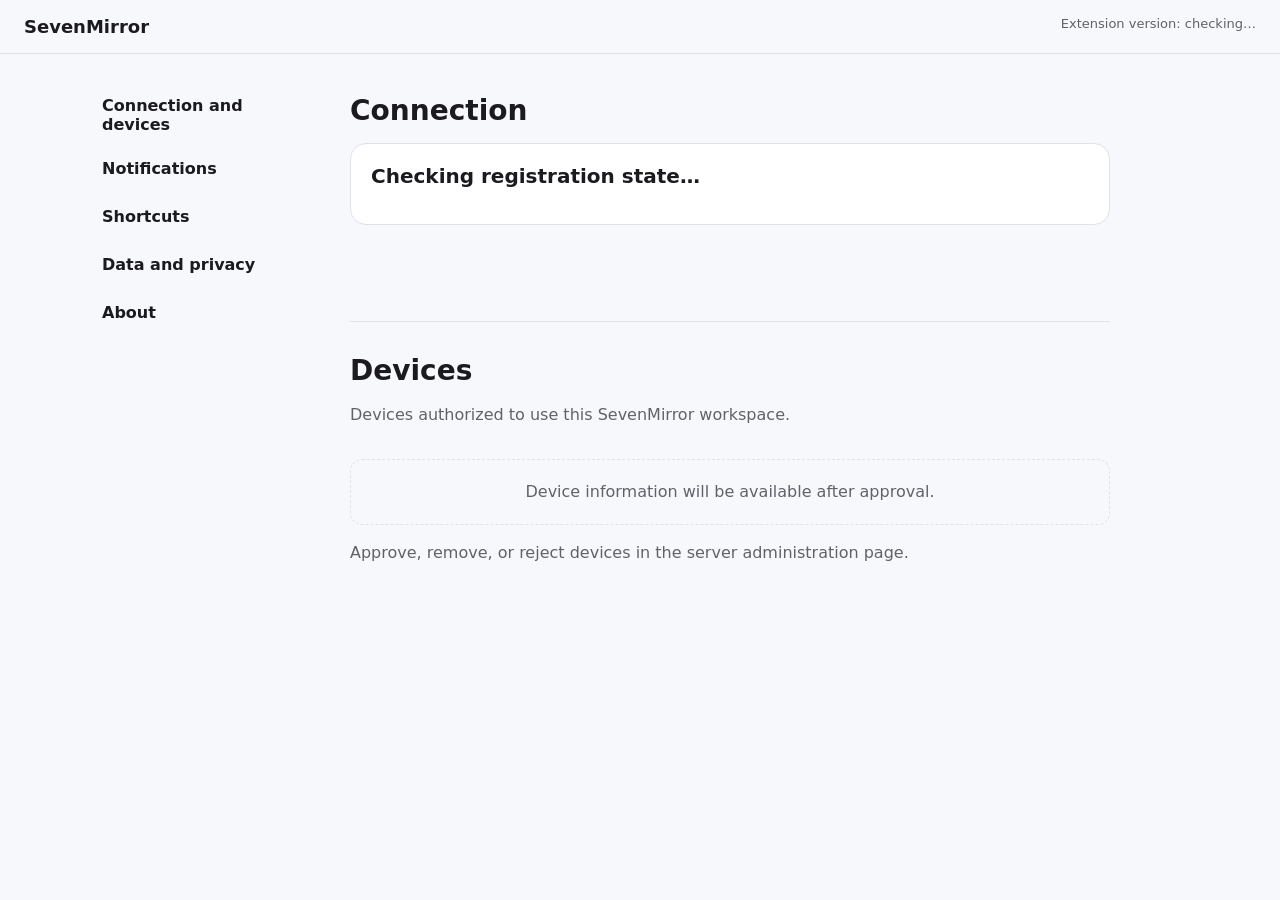
<file: src/options/index.html>
<!doctype html>
<html lang="en">
  <head>
    <meta charset="UTF-8" />
    <meta name="viewport" content="width=device-width, initial-scale=1.0" />
    <title data-i18n="settingsTitle">SevenMirror Settings</title>
    <link rel="stylesheet" href="./style.css" />
  </head>
  <body>
    <header class="top-bar">
      <strong data-i18n="appName">SevenMirror</strong>
      <span id="extension-version" data-i18n="extensionVersionChecking">Extension version: checking…</span>
    </header>
    <div class="layout">
      <nav aria-label="Settings" data-i18n-aria-label="settingsNavigation">
        <a href="#connection-devices" data-settings-page="connection-devices" data-i18n="optionsConnectionDevices">Connection and devices</a>
        <a href="#notifications" data-settings-page="notifications" data-i18n="optionsNotifications">Notifications</a>
        <a href="../shortcuts/index.html" data-i18n="optionsShortcuts">Shortcuts</a>
        <a href="#data-privacy" data-settings-page="data-privacy" data-i18n="optionsDataPrivacy">Data and privacy</a>
        <a href="#about" data-settings-page="about" data-i18n="optionsAbout">About</a>
      </nav>

      <main>
        <div id="connection-devices" class="settings-page">
        <section id="connection" aria-labelledby="connection-title">
          <h1 id="connection-title" data-i18n="optionsConnection">Connection</h1>
          <div class="card status-card">
            <h2 id="connection-state" data-i18n="checkingRegistration">Checking registration state…</h2>
            <p id="connection-guidance"></p>
            <dl id="connection-details" hidden>
              <div><dt data-i18n="serverOrigin">Server address</dt><dd id="saved-server-origin"></dd></div>
              <div><dt data-i18n="optionsCurrentDevice">Current device</dt><dd id="current-device-name"></dd></div>
            </dl>
            <button id="reconnect-transport" class="secondary" type="button" hidden data-i18n="retryConnection">Reconnect</button>
            <button id="re-enroll-device" class="danger-secondary" type="button" hidden data-i18n="optionsReEnrollDevice">Register this device again</button>
          </div>

          <form id="registration-form" class="card" autocomplete="off" hidden>
            <h2 data-i18n="optionsJoinTitle">Join your private service</h2>
            <p class="supporting" data-i18n="optionsJoinBody">Generate a one-time Chrome joining code in the SevenMirror server administration page.</p>
            <label>
              <span data-i18n="serverOrigin">Server address</span>
              <input id="server-origin" name="server-origin" type="url"
                     placeholder="https://notify.example" data-i18n-placeholder="serverOriginPlaceholder"
                     required spellcheck="false" />
            </label>
            <label>
              <span data-i18n="oneTimePairingCode">One-time joining code</span>
              <input id="pairing-code" name="pairing-code" type="password"
                     minlength="32" maxlength="32" required autocomplete="new-password" />
            </label>
            <label>
              <span data-i18n="deviceName">Device name</span>
              <input id="device-name" name="device-name" type="text"
                     value="Chrome" maxlength="100" required />
            </label>
            <button id="register" type="submit" data-i18n="submitJoinRequest">Submit join request</button>
          </form>
          <p id="registration-status" role="status" aria-live="polite"></p>
        </section>

        <section id="devices" aria-labelledby="devices-title">
          <h1 id="devices-title" data-i18n="optionsDevices">Devices</h1>
          <p class="supporting" data-i18n="optionsDevicesBody">Devices authorized to use this SevenMirror workspace.</p>
          <div id="device-counts" class="summary"></div>
          <div id="device-list" class="device-list"></div>
          <p id="devices-empty" class="empty" data-i18n="optionsDevicesUnavailable">Device information will be available after approval.</p>
          <p class="supporting" data-i18n="optionsDeviceAdminBoundary">Approve, remove, or reject devices in the server administration page.</p>
        </section>
        </div>

        <div id="notifications" class="settings-page" hidden>
        <section aria-labelledby="notifications-title">
          <h1 id="notifications-title" data-i18n="optionsNotifications">Notifications</h1>
          <div class="card">
            <label class="switch-row">
              <span><strong data-i18n="optionsBadgeTitle">New notification badge</strong><small data-i18n="optionsBadgeBody">Show how many notifications have not been viewed in the Popup.</small></span>
              <input id="badge-enabled" type="checkbox" role="switch" />
            </label>
          </div>
          <div class="card">
            <h2 data-i18n="optionsSourcesTitle">Android sources</h2>
            <p class="supporting" data-i18n="optionsSourcesBody">Choose which authorized Android devices appear on this Chrome device.</p>
            <div id="source-list" class="compact-list"></div>
            <p id="sources-empty" class="supporting" data-i18n="optionsSourcesEmpty">No authorized Android source is available.</p>
          </div>
          <div class="card option-list">
            <label class="switch-row">
              <span><strong data-i18n="optionsNativeNotificationsTitle">Browser notifications</strong><small data-i18n="optionsNativeNotificationsBody">Show new notifications outside the SevenMirror Popup.</small></span>
              <input id="native-notifications-enabled" type="checkbox" role="switch" />
            </label>
            <label class="switch-row">
              <span><strong data-i18n="optionsShowBodyTitle">Notification text</strong><small data-i18n="optionsShowBodyBody">Show notification text in SevenMirror and browser notifications.</small></span>
              <input id="show-body" type="checkbox" role="switch" />
            </label>
            <label class="switch-row">
              <span><strong data-i18n="optionsShowImagesTitle">App icons and avatars</strong><small data-i18n="optionsShowImagesBody">Use images supplied by Android in browser notifications.</small></span>
              <input id="show-images" type="checkbox" role="switch" />
            </label>
            <label class="switch-row">
              <span><strong data-i18n="optionsSilentNotificationsTitle">Silent browser notifications</strong><small data-i18n="optionsSilentNotificationsBody">Show browser notifications without a sound.</small></span>
              <input id="silent-notifications" type="checkbox" role="switch" />
            </label>
          </div>
          <a class="button-link" href="../shortcuts/index.html" data-i18n="openShortcutSettings">Notification shortcut settings</a>
          <p class="supporting" data-i18n="optionsLocalDisplayBoundary">Browser display settings affect only this Chrome device. Android controls which notifications may leave the phone.</p>
          <p id="notification-settings-status" role="status" aria-live="polite"></p>
        </section>
        </div>

        <div id="data-privacy" class="settings-page" hidden>
        <section aria-labelledby="data-privacy-title">
          <h1 id="data-privacy-title" data-i18n="optionsDataPrivacy">Data and privacy</h1>
          <div class="card">
            <h2 data-i18n="optionsLocalDataTitle">Local notification data</h2>
            <p class="supporting" data-i18n="optionsLocalDataBody">Current mirrored notifications are stored only in this Chrome profile.</p>
            <button id="clear-local-notifications" class="danger-secondary" type="button" data-i18n="optionsClearLocalNotifications">Clear local notification list</button>
          </div>
        </section>
        </div>

        <div id="about" class="settings-page" hidden>
        <section aria-labelledby="about-title">
          <h1 id="about-title" data-i18n="optionsAbout">About</h1>
          <div class="card">
            <p data-i18n="optionsLicense">SevenMirror is provided under the GNU GPLv3 license.</p>
            <p><a href="https://github.com/huaxianyan/SevenMirror-Extension" target="_blank" rel="noreferrer" data-i18n="optionsProjectLink">Project documentation</a></p>
          </div>
        </section>
        </div>
      </main>
    </div>

    <dialog id="re-enroll-confirmation">
      <form method="dialog">
        <h2 data-i18n="optionsReEnrollConfirmTitle">Register this Chrome device again?</h2>
        <p data-i18n="optionsReEnrollConfirmBody">Its previous access has been removed. SevenMirror will clear the old workspace access from this Chrome profile, then return to setup.</p>
        <div class="dialog-actions">
          <button value="cancel" class="secondary" data-i18n="cancel">Cancel</button>
          <button id="confirm-re-enroll" value="confirm" class="danger" data-i18n="optionsReEnrollConfirmAction">Clear old access</button>
        </div>
      </form>
    </dialog>

    <dialog id="clear-confirmation">
      <form method="dialog">
        <h2 data-i18n="optionsClearConfirmTitle">Clear the local notification list?</h2>
        <p data-i18n="optionsClearConfirmBody">This removes notifications saved in this Chrome profile. New notifications can arrive again.</p>
        <div class="dialog-actions">
          <button value="cancel" class="secondary" data-i18n="cancel">Cancel</button>
          <button id="confirm-clear" value="confirm" class="danger" data-i18n="optionsClearConfirmAction">Clear local list</button>
        </div>
      </form>
    </dialog>
    <script type="module" src="./main.ts"></script>
  </body>
</html>
</file>
<file: src/options/style.css>
:root {
  color-scheme: light dark;
  font-family: system-ui, -apple-system, BlinkMacSystemFont, "Segoe UI", sans-serif;
  --background: #f7f8fc;
  --surface: #ffffff;
  --text: #1b1b1f;
  --muted: #5f6368;
  --primary: #385ca8;
  --primary-hover: #2e4f94;
  --on-primary: #ffffff;
  --border: #dfe2eb;
  --focus: #6f9cff;
  --danger: #a52a2a;
}

@media (prefers-color-scheme: dark) {
  :root {
    --background: #111318;
    --surface: #1b1d23;
    --text: #e5e7ef;
    --muted: #aeb3c0;
    --primary: #9bbcff;
    --primary-hover: #b3cbff;
    --on-primary: #102044;
    --border: #3b3f49;
    --focus: #9bbcff;
    --danger: #ffb4ab;
  }
}

* { box-sizing: border-box; }
html { scroll-behavior: smooth; }
body { margin: 0; background: var(--background); color: var(--text); }
.top-bar { position: sticky; top: 0; z-index: 2; display: flex; justify-content: space-between; gap: 24px; padding: 16px 24px; border-bottom: 1px solid var(--border); background: color-mix(in srgb, var(--background) 92%, transparent); backdrop-filter: blur(12px); }
.top-bar strong { font-size: 18px; }
.top-bar span { color: var(--muted); font-size: 13px; }
.layout { display: grid; grid-template-columns: 220px minmax(0, 760px); gap: 40px; width: min(1100px, calc(100% - 40px)); margin: 0 auto; padding: 32px 0 72px; }
nav { position: sticky; top: 88px; align-self: start; display: grid; gap: 4px; }
nav a { min-height: 44px; display: flex; align-items: center; padding: 8px 12px; border-radius: 10px; color: var(--text); text-decoration: none; font-weight: 600; }
nav a:hover { background: color-mix(in srgb, var(--text) 8%, transparent); }
nav a[aria-current="page"] { background: color-mix(in srgb, var(--primary) 14%, transparent); color: var(--primary); }
main { min-width: 0; }
.settings-page > section { padding: 8px 0 40px; }
.settings-page > section + section { padding-top: 32px; border-top: 1px solid var(--border); }
.settings-page[hidden] { display: none; }
h1 { margin: 0 0 10px; font-size: 28px; }
h2 { margin: 0 0 8px; font-size: 17px; }
p { line-height: 1.5; }
.card { margin-top: 16px; padding: 20px; border: 1px solid var(--border); border-radius: 16px; background: var(--surface); }
.supporting { color: var(--muted); }
form.card { display: grid; gap: 16px; }
label:not(.switch-row) { display: grid; gap: 6px; font-weight: 650; }
input, button { font: inherit; }
input[type="url"], input[type="password"], input[type="text"] { width: 100%; min-height: 44px; padding: 9px 12px; border: 1px solid var(--border); border-radius: 10px; background: var(--background); color: var(--text); }
button, .button-link { min-height: 44px; display: inline-flex; align-items: center; justify-content: center; padding: 10px 16px; border: 0; border-radius: 11px; background: var(--primary); color: var(--on-primary); font-weight: 700; text-decoration: none; cursor: pointer; }
button:hover:not(:disabled), .button-link:hover { background: var(--primary-hover); }
button:focus-visible, input:focus-visible, a:focus-visible { outline: 3px solid var(--focus); outline-offset: 2px; }
button:disabled { cursor: default; opacity: .58; }
.secondary, .danger-secondary { border: 1px solid var(--border); background: transparent; color: var(--text); }
.danger-secondary { color: var(--danger); border-color: var(--danger); }
.danger { background: var(--danger); color: var(--background); }
.status-card h2 { font-size: 20px; }
dl { display: grid; gap: 12px; margin: 16px 0; }
dl div { display: grid; grid-template-columns: 150px 1fr; gap: 16px; }
dt { color: var(--muted); }
dd { margin: 0; overflow-wrap: anywhere; }
.summary { color: var(--muted); font-weight: 650; }
.device-list, .compact-list { display: grid; gap: 10px; margin-top: 16px; }
.device { display: grid; gap: 5px; padding: 14px 16px; border: 1px solid var(--border); border-radius: 12px; background: var(--surface); }
.device-meta { color: var(--muted); font-size: 13px; }
.empty { padding: 20px; border: 1px dashed var(--border); border-radius: 12px; color: var(--muted); text-align: center; }
.switch-row { display: flex; align-items: center; justify-content: space-between; gap: 24px; cursor: pointer; }
.switch-row span { display: grid; gap: 5px; }
.switch-row small { color: var(--muted); line-height: 1.4; }
.switch-row input { width: 22px; height: 22px; flex: none; }
.option-list { padding-block: 4px; }
.option-list .switch-row { min-height: 68px; padding-block: 12px; }
.option-list .switch-row + .switch-row { border-top: 1px solid var(--border); }
.source-toggle { margin: 0; padding: 12px 0; }
.source-toggle + .source-toggle { border-top: 1px solid var(--border); }
.button-link { margin-top: 16px; }
#registration-status, #notification-settings-status { min-height: 24px; }
dialog { width: min(480px, calc(100% - 32px)); padding: 24px; border: 1px solid var(--border); border-radius: 16px; background: var(--surface); color: var(--text); }
dialog::backdrop { background: rgb(0 0 0 / 45%); }
.dialog-actions { display: flex; justify-content: flex-end; gap: 10px; margin-top: 20px; }
[hidden] { display: none !important; }

@media (max-width: 760px) {
  .top-bar { padding-inline: 16px; }
  .layout { grid-template-columns: 1fr; width: min(100% - 32px, 760px); padding-top: 18px; }
  nav { position: static; grid-template-columns: repeat(5, max-content); overflow-x: auto; padding-bottom: 4px; }
  .settings-page > section { padding-top: 8px; }
}

@media (max-width: 520px) {
  .top-bar { align-items: flex-start; flex-direction: column; gap: 4px; }
  dl div { grid-template-columns: 1fr; gap: 3px; }
  .dialog-actions { flex-direction: column-reverse; }
  .dialog-actions button { width: 100%; }
}
</file>
